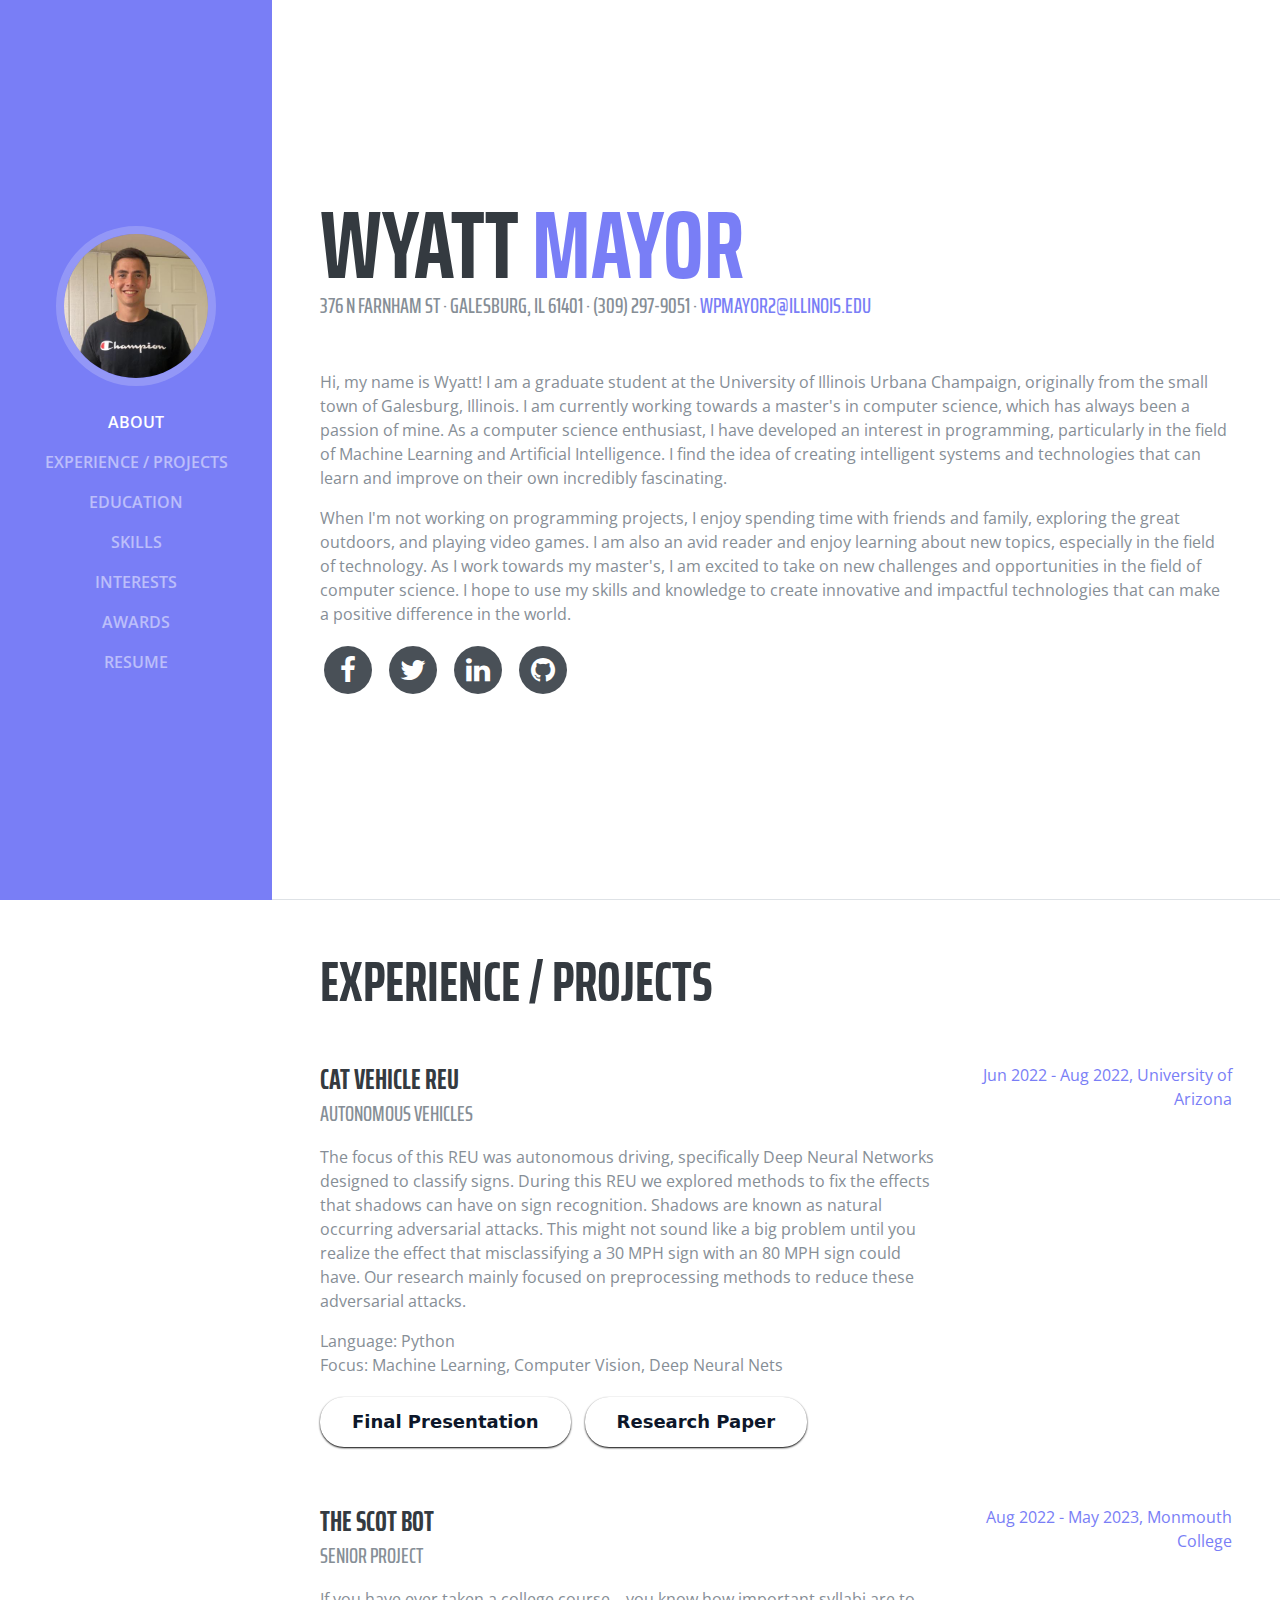
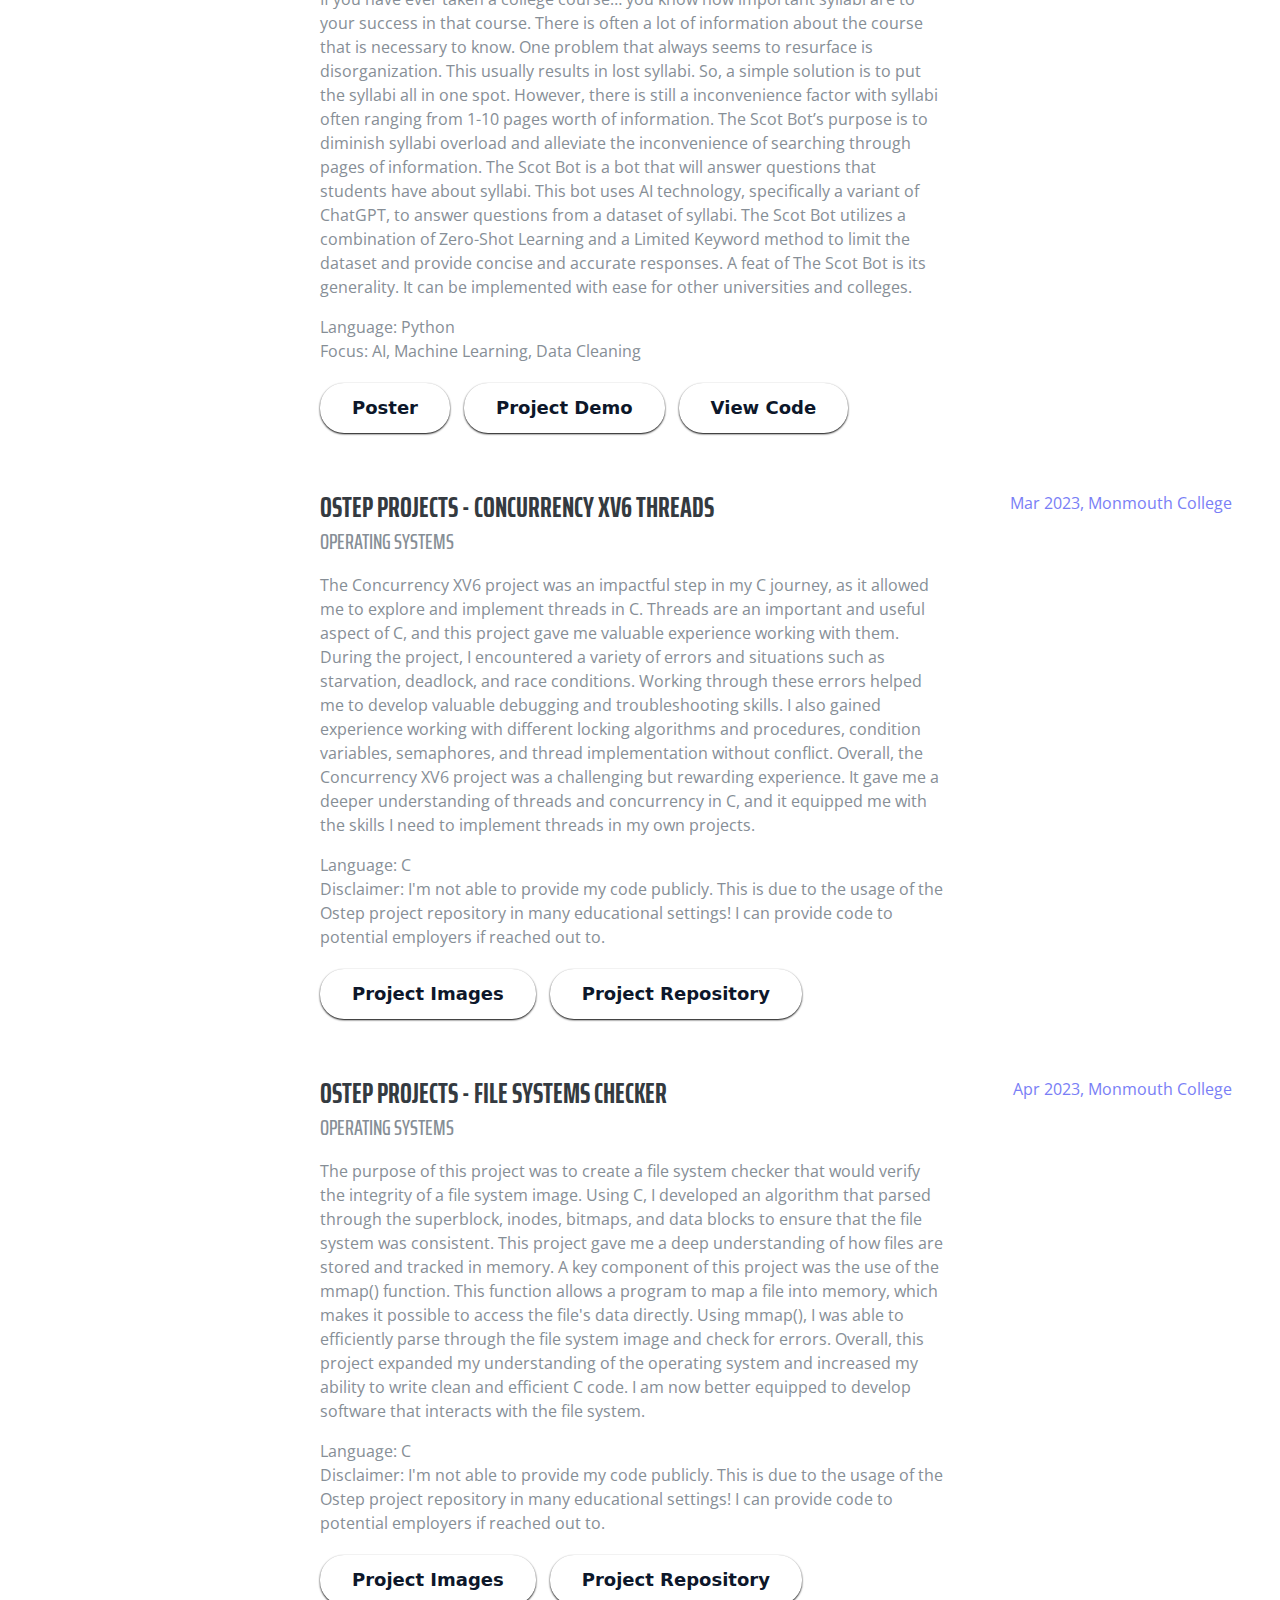
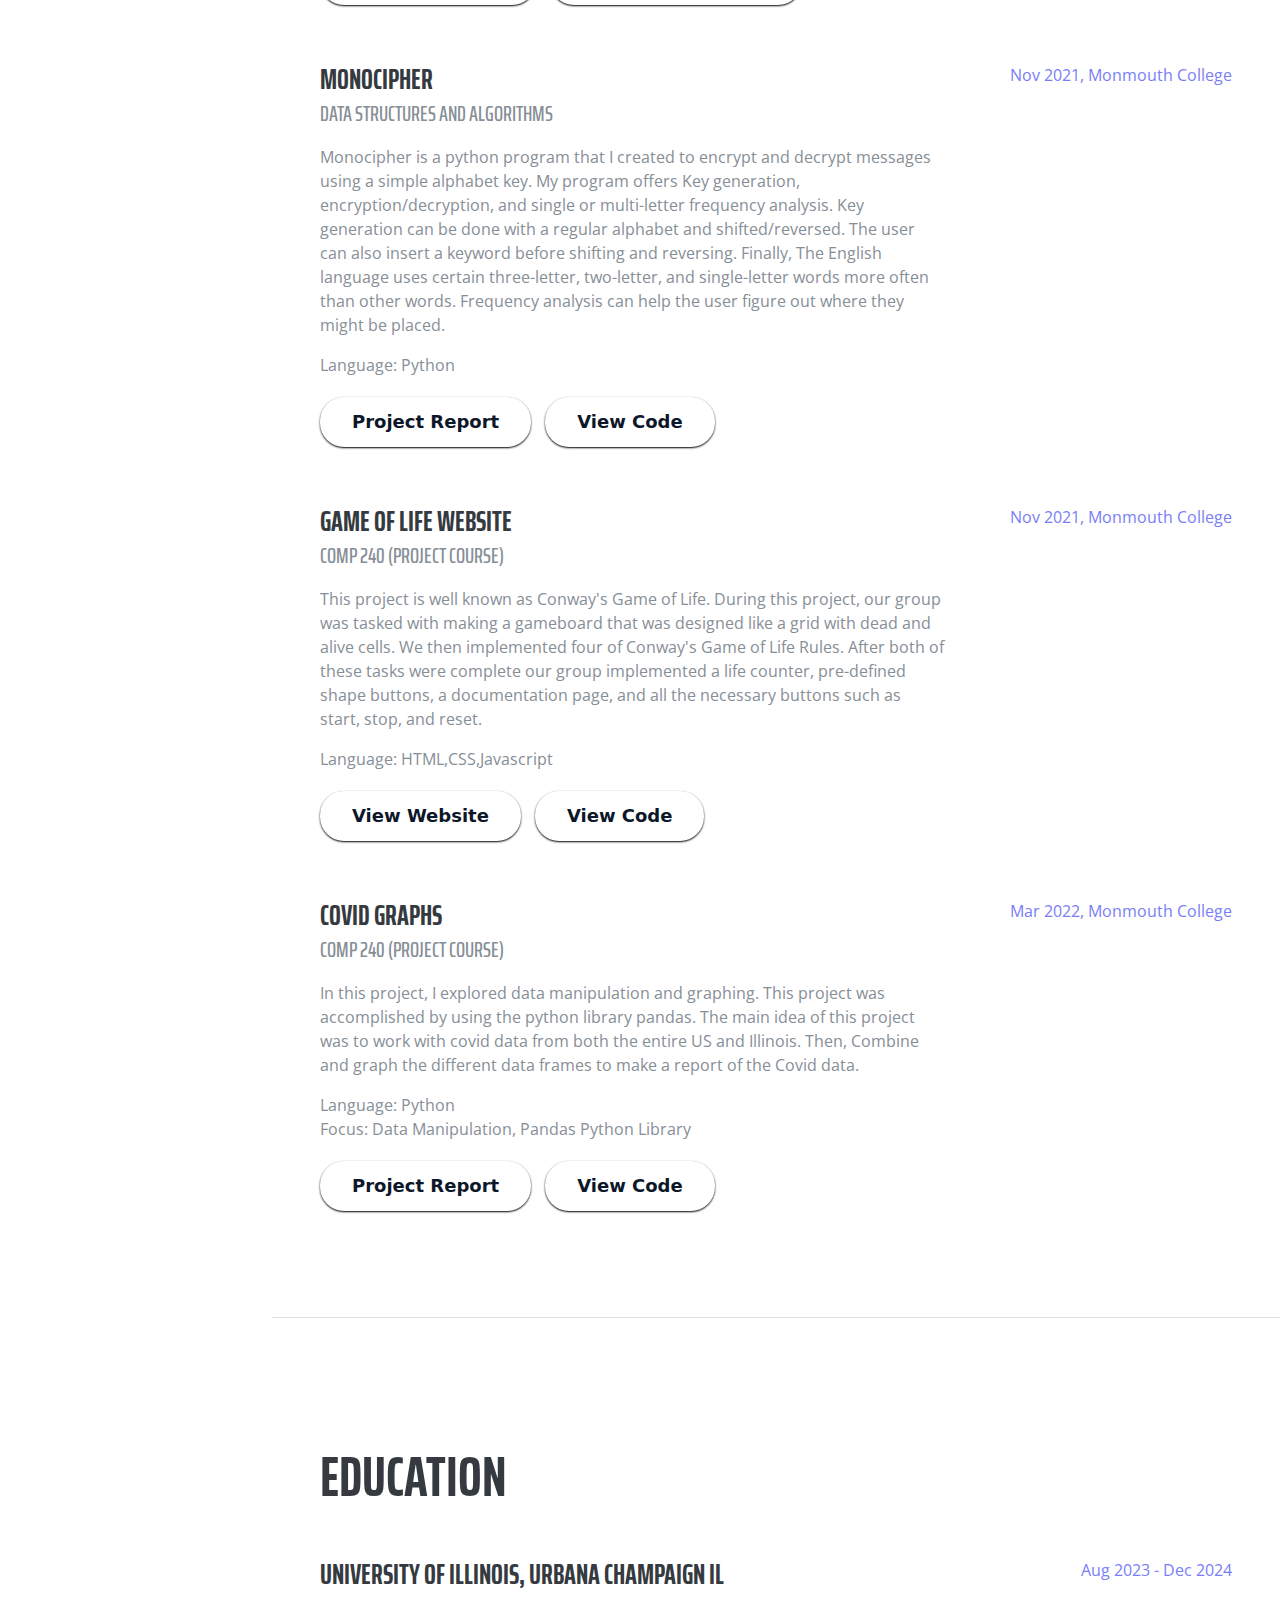
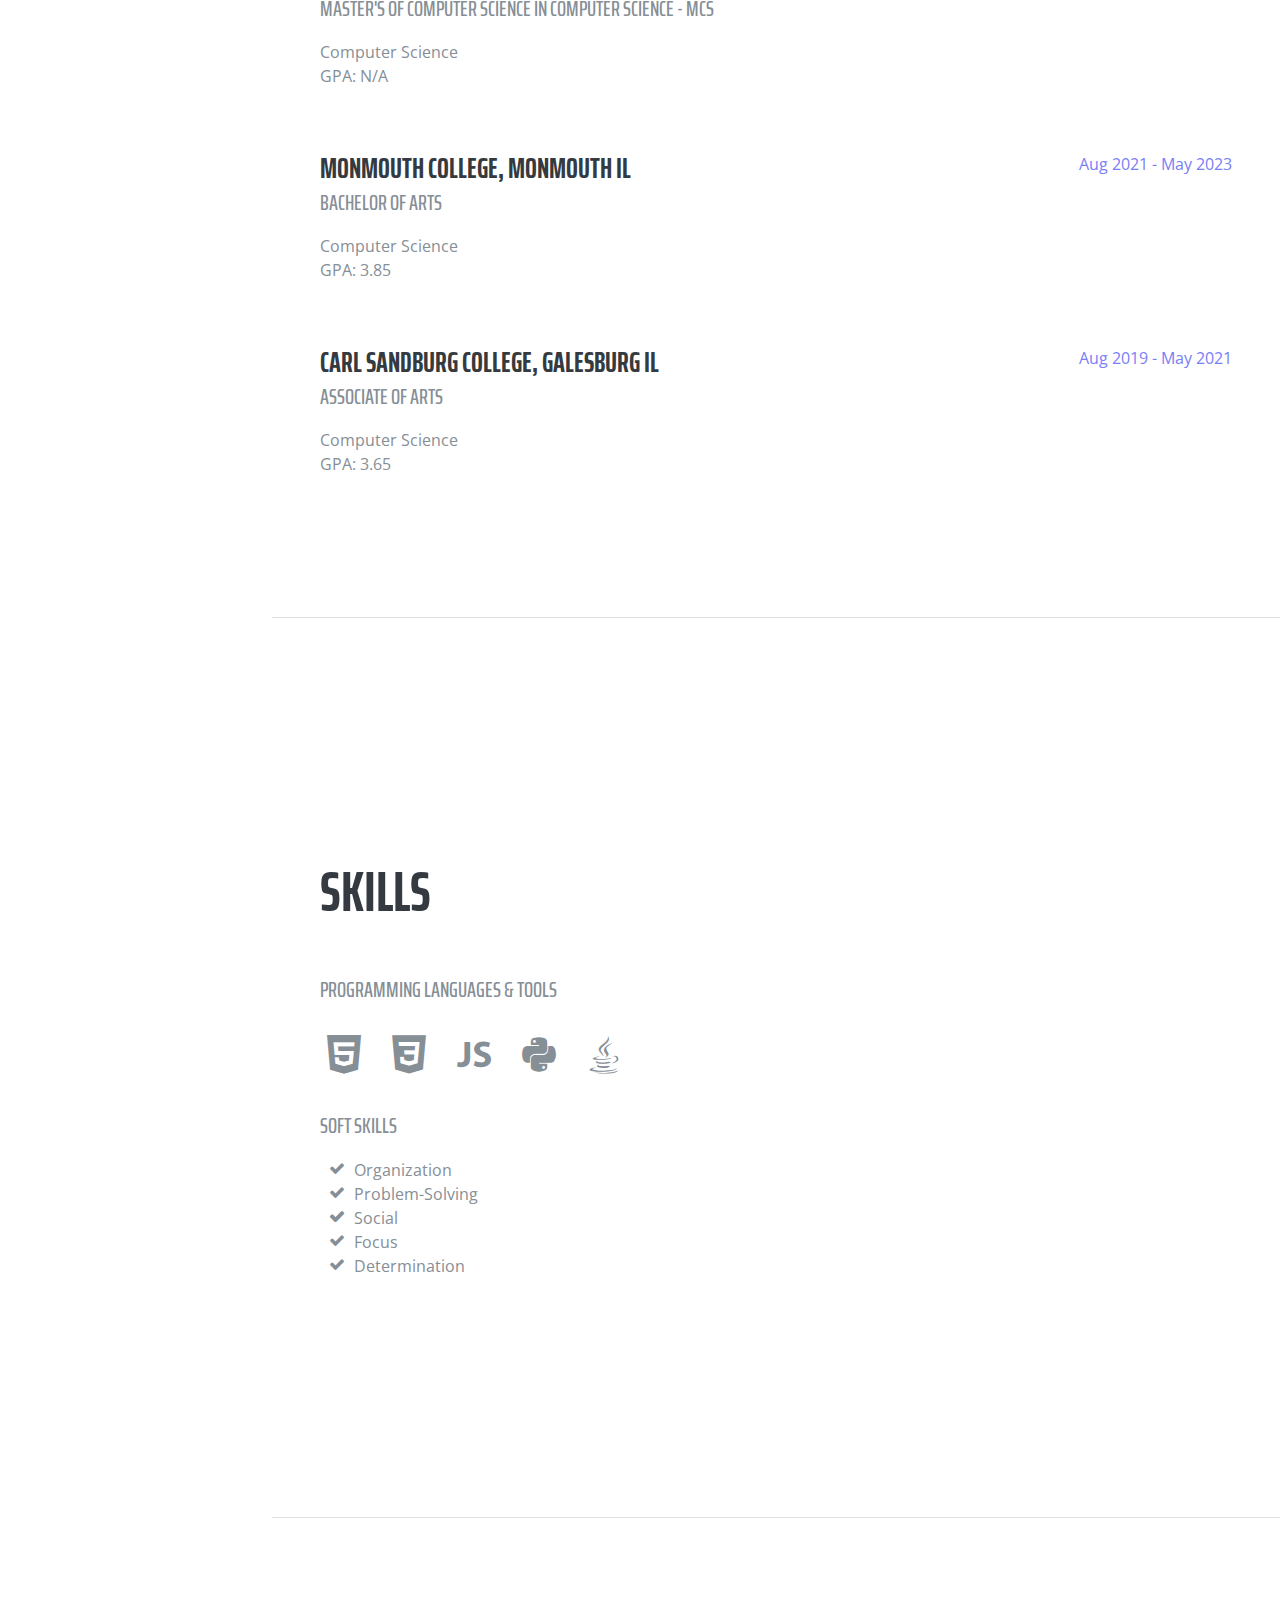
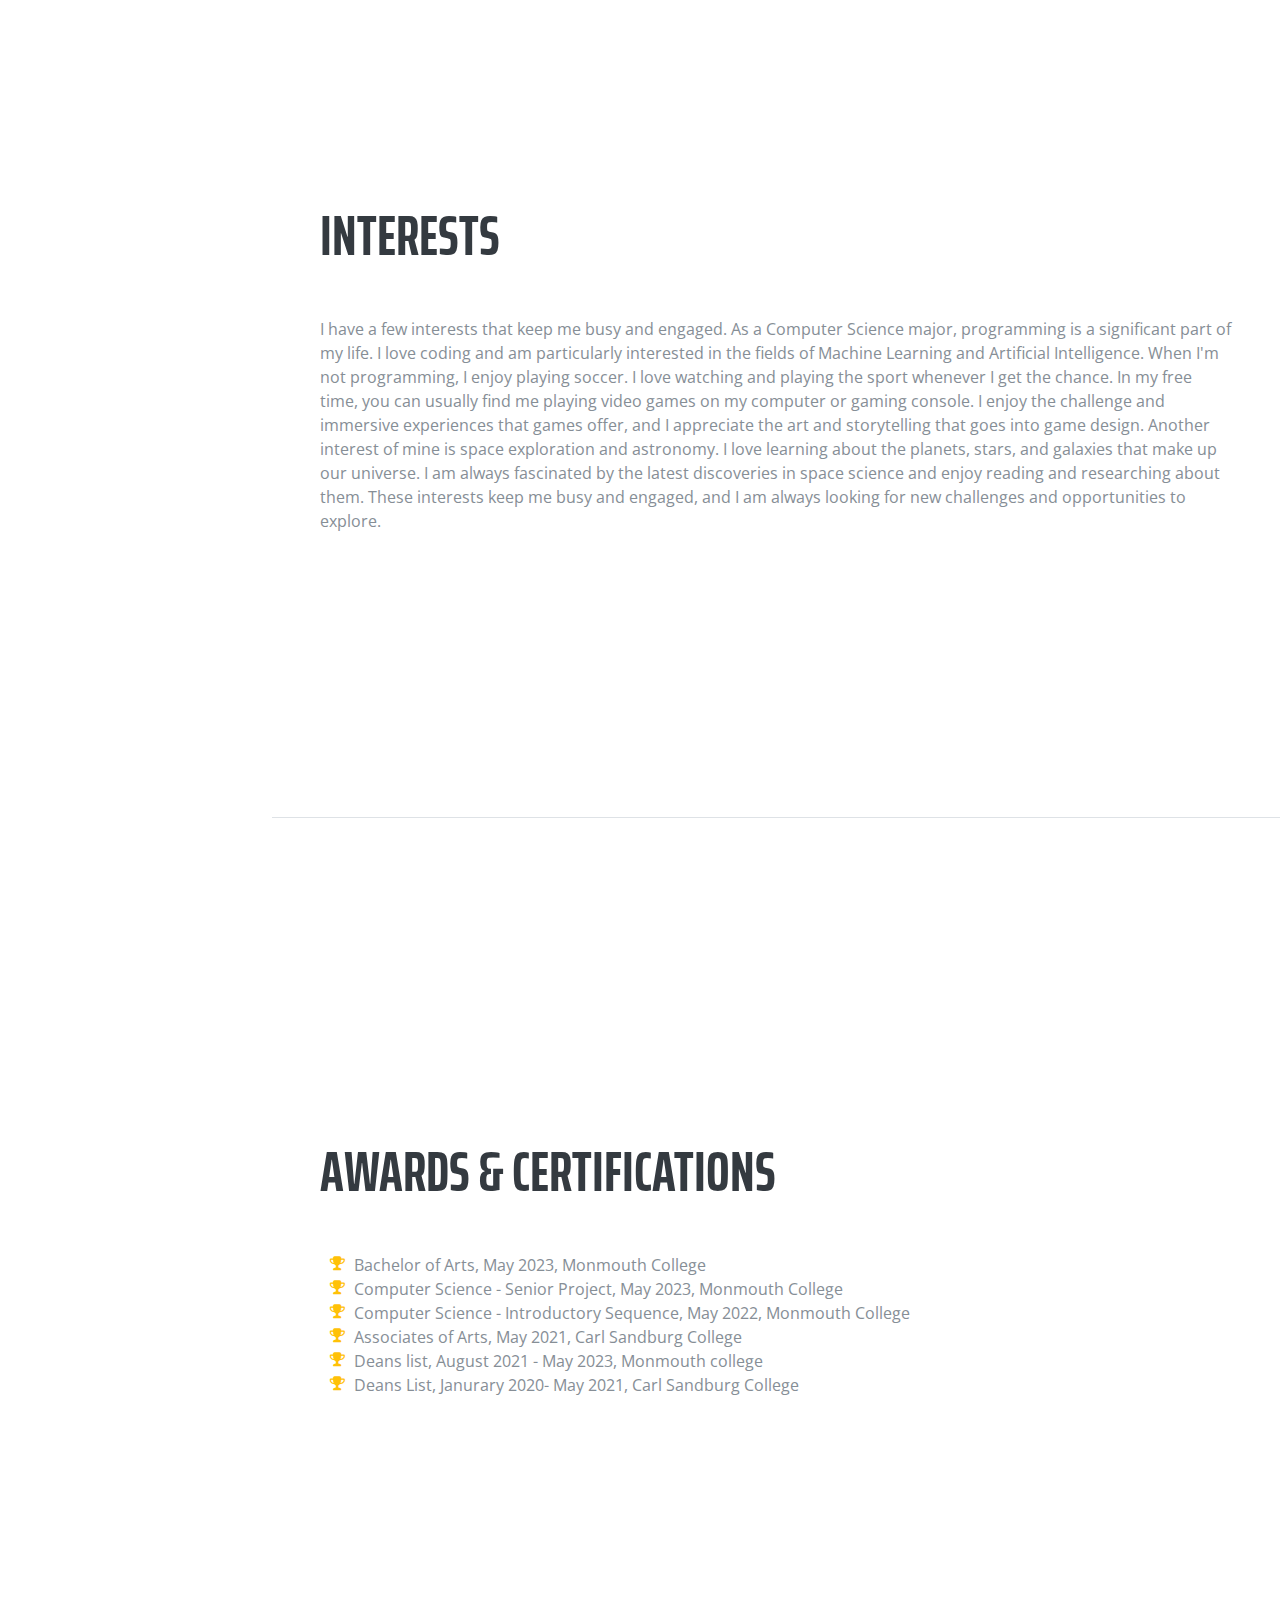
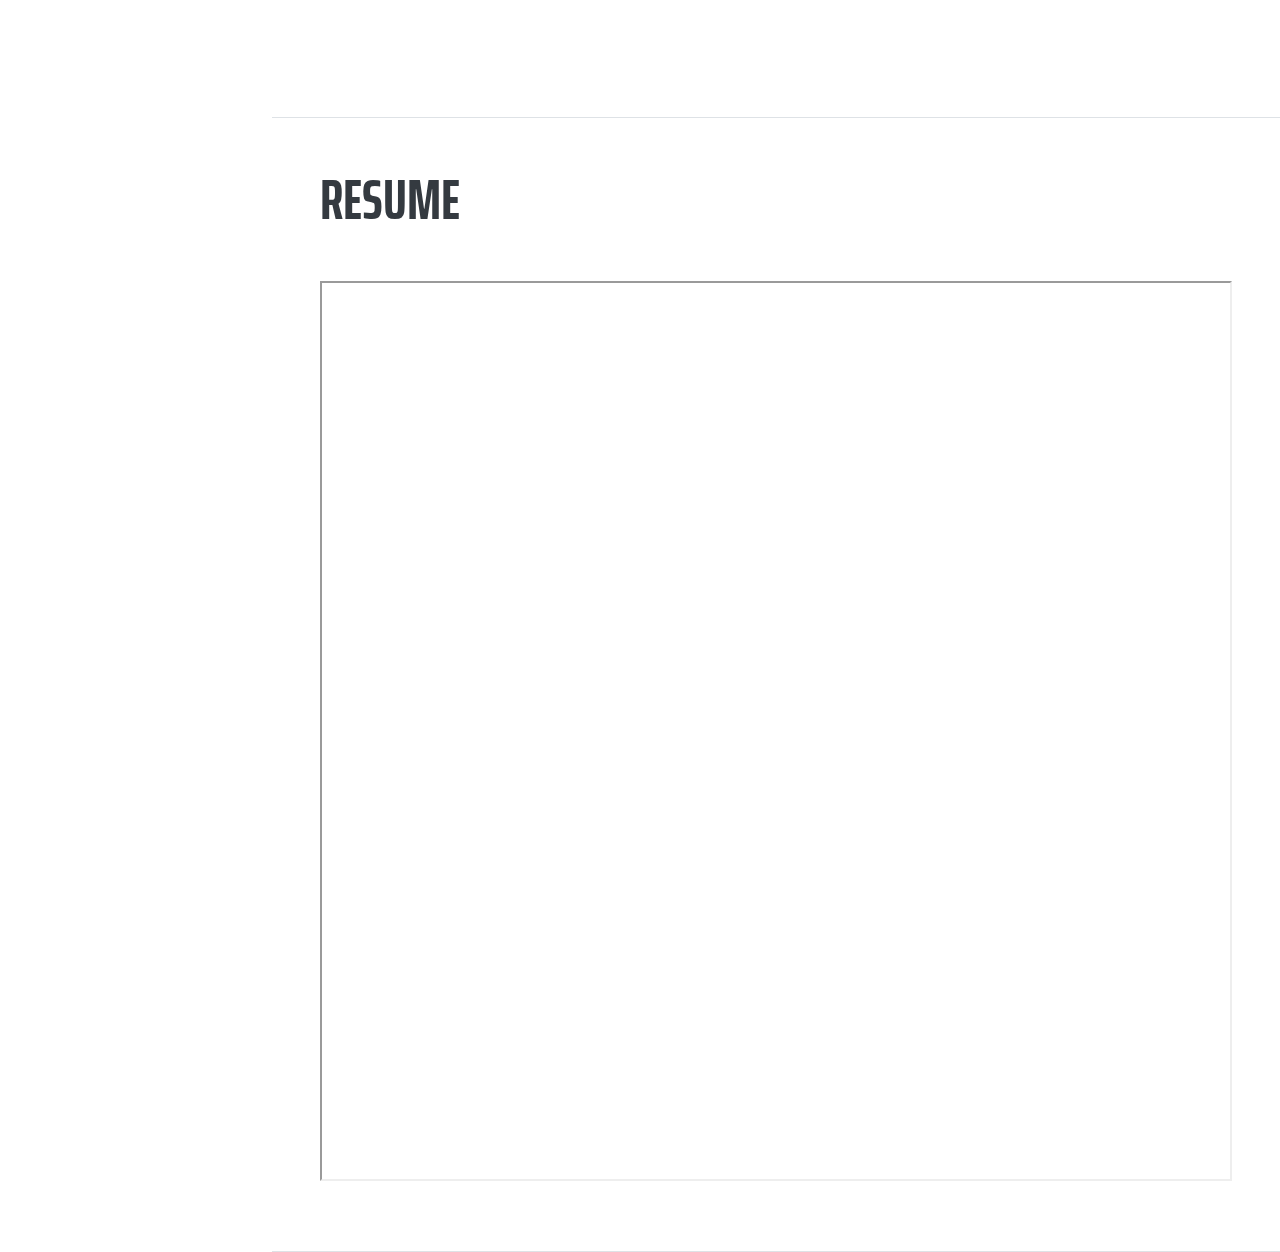
<file: index.html>
<!DOCTYPE html>
<html lang="en">

  <head>

    <meta charset="utf-8">
    <meta name="viewport" content="width=device-width, initial-scale=1, shrink-to-fit=no">
    <meta name="description" content="">
    <meta name="author" content="">

    <title>Portfolio</title>

    <!-- Bootstrap core CSS -->
    <link href="vendor/bootstrap/css/bootstrap.min.css" rel="stylesheet">

    <!-- Custom fonts for this template -->
    <link href="https://fonts.googleapis.com/css?family=Saira+Extra+Condensed:100,200,300,400,500,600,700,800,900" rel="stylesheet">
    <link href="https://fonts.googleapis.com/css?family=Open+Sans:300,300i,400,400i,600,600i,700,700i,800,800i" rel="stylesheet">
    <link href="vendor/font-awesome/css/font-awesome.min.css" rel="stylesheet">
    <link href="vendor/devicons/css/devicons.min.css" rel="stylesheet">
    <link href="vendor/simple-line-icons/css/simple-line-icons.css" rel="stylesheet">

    <!-- Custom styles for this template -->
    <link href="css/resume.min.css" rel="stylesheet">
    <link href="css/resume.css" rel="stylesheet">
  </head>

  <body id="page-top">

    <nav class="navbar navbar-expand-lg navbar-dark bg-primary fixed-top" id="sideNav">
      <a class="navbar-brand js-scroll-trigger" href="#page-top">
        <span class="d-block d-lg-none">Wyatt's Portfolio</span>
        <span class="d-none d-lg-block">
          <img class="img-fluid img-profile rounded-circle mx-auto mb-2" src="img/profile.jpg" alt="">
        </span>
      </a>
      <button class="navbar-toggler" type="button" data-toggle="collapse" data-target="#navbarSupportedContent" aria-controls="navbarSupportedContent" aria-expanded="false" aria-label="Toggle navigation">
        <span class="navbar-toggler-icon"></span>
      </button>
      <div class="collapse navbar-collapse" id="navbarSupportedContent">
        <ul class="navbar-nav">
          <li class="nav-item">
            <a class="nav-link js-scroll-trigger" href="#about">About</a>
          </li>
          <li class="nav-item">
            <a class="nav-link js-scroll-trigger" href="#experience">Experience / Projects</a>
          </li>
          <li class="nav-item">
            <a class="nav-link js-scroll-trigger" href="#education">Education</a>
          </li>
          <li class="nav-item">
            <a class="nav-link js-scroll-trigger" href="#skills">Skills</a>
          </li>
          <li class="nav-item">
            <a class="nav-link js-scroll-trigger" href="#interests">Interests</a>
          </li>
          <li class="nav-item">
            <a class="nav-link js-scroll-trigger" href="#awards">Awards</a>
          </li>
          <li class="nav-item">
            <a class="nav-link js-scroll-trigger" href="#Resume">Resume</a>
          </li>
        </ul>
      </div>
    </nav>

    <div class="container-fluid p-0">

      <section class="resume-section p-3 p-lg-5 d-flex d-column" id="about">
        <div class="my-auto">
          <h1 class="mb-0">Wyatt
            <span class="text-primary">Mayor</span>
          </h1>
          <div class="subheading mb-5">376 N Farnham St · Galesburg, IL 61401 · (309) 297-9051 ·
            <a href="mailto:name@email.com">wpmayor2@illinois.edu</a>
          </div>
          <p>Hi, my name is Wyatt! I am a graduate student at the University of Illinois Urbana Champaign, originally from the small town of Galesburg, Illinois. I am currently working towards a master's in computer science, which has always been a passion of mine. As a computer science enthusiast, I have developed an interest in programming, particularly in the field of Machine Learning and Artificial Intelligence. I find the idea of creating intelligent systems and technologies that can learn and improve on their own incredibly fascinating.</p>           
          <p>When I'm not working on programming projects, I enjoy spending time with friends and family, exploring the great outdoors, and playing video games. I am also an avid reader and enjoy learning about new topics, especially in the field of technology. As I work towards my master's, I am excited to take on new challenges and opportunities in the field of computer science. I hope to use my skills and knowledge to create innovative and impactful technologies that can make a positive difference in the world. </p>
          <ul class="list-inline list-social-icons mb-0">
            <li class="list-inline-item">
              <a href="https://www.facebook.com/wyatt.mayor">
                <span class="fa-stack fa-lg">
                  <i class="fa fa-circle fa-stack-2x"></i>
                  <i class="fa fa-facebook fa-stack-1x fa-inverse"></i>
                </span>
              </a>
            </li>
            <li class="list-inline-item">
              <a href="https://twitter.com/WyatM_">
                <span class="fa-stack fa-lg">
                  <i class="fa fa-circle fa-stack-2x"></i>
                  <i class="fa fa-twitter fa-stack-1x fa-inverse"></i>
                </span>
              </a>
            </li>
            <li class="list-inline-item">
              <a href="https://www.linkedin.com/in/wyattmayor/">
                <span class="fa-stack fa-lg">
                  <i class="fa fa-circle fa-stack-2x"></i>
                  <i class="fa fa-linkedin fa-stack-1x fa-inverse"></i>
                </span>
              </a>
            </li>
            <li class="list-inline-item">
              <a href="https://github.com/WyattMayor">
                <span class="fa-stack fa-lg">
                  <i class="fa fa-circle fa-stack-2x"></i>
                  <i class="fa fa-github fa-stack-1x fa-inverse"></i>
                </span>
              </a>
            </li>
          </ul>
        </div>
      </section>

      <section class="resume-section p-3 p-lg-5 d-flex flex-column" id="experience">
        <div class="my-auto">
          <h2 class="mb-5">Experience / Projects</h2>

          <div class="resume-item d-flex flex-column flex-md-row mb-5">
            <div class="resume-content mr-auto">
              <h3 class="mb-0">CAT Vehicle REU</h3>
              <div class="subheading mb-3">Autonomous Vehicles</div>
              <p>The focus of this REU was autonomous driving, specifically Deep Neural Networks designed to classify signs. During this REU we explored methods to fix the effects that shadows can have on sign recognition. Shadows are known as natural occurring adversarial attacks. This might not sound like a big problem until you realize the effect that misclassifying a 30 MPH sign with an 80 MPH sign could have. Our research mainly focused on preprocessing methods to reduce these adversarial attacks. </p>
                <div>Language: Python</div>
                <div>Focus: Machine Learning, Computer Vision, Deep Neural Nets</div>
                <div><a href='CatREU.html'>
                  <button class="button-81" role="button"><span class="text">Final Presentation</span></button></a> 
                <a href='CatREUPaper.html'>
                  <button class="button-81" role="button"><span class="text">Research Paper</span></button></a></div>
                </div>
            <div class="resume-date text-md-right">
              <span class="text-primary">Jun 2022 - Aug 2022, University of Arizona</span>
            </div>
          </div>
          
          <div class="resume-item d-flex flex-column flex-md-row mb-5">
            <div class="resume-content mr-auto">
              <h3 class="mb-0">The Scot Bot</h3>
              <div class="subheading mb-3">Senior Project</div>
              <p>If you have ever taken a college course… you know how important syllabi are to your success in that course. There is often a lot of information about the course that is necessary to know. One problem that always seems to resurface is disorganization. This usually results in lost syllabi. So, a simple solution is to put the syllabi all in one spot. However, there is still a inconvenience factor with syllabi often ranging from 1-10 pages worth of information. The Scot Bot’s purpose is to diminish syllabi overload and alleviate the inconvenience of searching through pages of information. The Scot Bot is a bot that will answer questions that students have about syllabi. This bot uses AI technology, specifically a variant of ChatGPT, to answer questions from a dataset of syllabi. The Scot Bot utilizes a combination of Zero-Shot Learning and a Limited Keyword method to limit the dataset and provide concise and accurate responses. A feat of The Scot Bot is its generality. It can be implemented with ease for other universities and colleges.</p>
            <div>Language: Python</div>  
            <div>Focus: AI, Machine Learning, Data Cleaning</div>
            <div><a href='ScotBot.html'>
              <button class="button-81" role="button"><span class="text">Poster</span></button></a>
            <a href='https://www.youtube.com/watch?v=pLmpqo1p8tc' target="_blank">
            <button class="button-81" role="button"><span class="text">Project Demo</span></button></a>
            <a href='https://github.com/WyattMayor/The-Scot-Bot' target="_blank">
              <button class="button-81" role="button"><span class="text">View Code</span></button></a></div> 
            </div>
              <div class="resume-date text-md-right">
              <span class="text-primary">Aug 2022 - May 2023, Monmouth College</span>
            </div>
          </div>

          <div class="resume-item d-flex flex-column flex-md-row mb-5">
            <div class="resume-content mr-auto">
              <h3 class="mb-0">Ostep Projects - Concurrency xv6 Threads</h3>
              <div class="subheading mb-3">Operating Systems</div>
              <p>The Concurrency XV6 project was an impactful step in my C journey, as it allowed me to explore and implement threads in C. Threads are an important and useful aspect of C, and this project gave me valuable experience working with them. During the project, I encountered a variety of errors and situations such as starvation, deadlock, and race conditions. Working through these errors helped me to develop valuable debugging and troubleshooting skills. I also gained experience working with different locking algorithms and procedures, condition variables, semaphores, and thread implementation without conflict. Overall, the Concurrency XV6 project was a challenging but rewarding experience. It gave me a deeper understanding of threads and concurrency in C, and it equipped me with the skills I need to implement threads in my own projects.</p>
            <div>Language: C</div>  
            <div>Disclaimer: I'm not able to provide my code publicly. This is due to the usage of the Ostep project repository in many educational settings! I can provide code to potential employers if reached out to.</div>
            <div><a href='NotReadyYet.html'>
              <button class="button-81" role="button"><span class="text">Project Images</span></button></a>
            <a href='https://github.com/remzi-arpacidusseau/ostep-projects/tree/master/concurrency-xv6-threads' target="_blank">
              <button class="button-81" role="button"><span class="text">Project Repository</span></button></a></div> 
            </div>
            <div class="resume-date text-md-right">
              <span class="text-primary">Mar 2023, Monmouth College</span>
            </div>
          </div>
        
          <div class="resume-item d-flex flex-column flex-md-row mb-5">
            <div class="resume-content mr-auto">
              <h3 class="mb-0">Ostep Projects - File Systems Checker</h3>
              <div class="subheading mb-3">Operating Systems</div>
              <p>The purpose of this project was to create a file system checker that would verify the integrity of a file system image. Using C, I developed an algorithm that parsed through the superblock, inodes, bitmaps, and data blocks to ensure that the file system was consistent. This project gave me a deep understanding of how files are stored and tracked in memory. A key component of this project was the use of the mmap() function. This function allows a program to map a file into memory, which makes it possible to access the file's data directly. Using mmap(), I was able to efficiently parse through the file system image and check for errors. Overall, this project expanded my understanding of the operating system and increased my ability to write clean and efficient C code. I am now better equipped to develop software that interacts with the file system.</p>
            <div>Language: C</div>  
            <div>Disclaimer: I'm not able to provide my code publicly. This is due to the usage of the Ostep project repository in many educational settings! I can provide code to potential employers if reached out to.</div>
            <div><a href='NotReadyYet.html'>
              <button class="button-81" role="button"><span class="text">Project Images</span></button></a>
            <a href='https://github.com/remzi-arpacidusseau/ostep-projects/tree/master/filesystems-checker' target="_blank">
              <button class="button-81" role="button"><span class="text">Project Repository</span></button></a></div> 
            </div>
            <div class="resume-date text-md-right">
              <span class="text-primary">Apr 2023, Monmouth College</span>
            </div>
          </div>

          <div class="resume-item d-flex flex-column flex-md-row mb-5">
            <div class="resume-content mr-auto">
              <h3 class="mb-0">Monocipher</h3>
              <div class="subheading mb-3">Data Structures and Algorithms</div>
              <p> Monocipher is a python program that I created to encrypt and decrypt messages using a simple alphabet key. My program offers Key generation, encryption/decryption, and single or multi-letter frequency analysis. Key generation can be done with a regular alphabet and shifted/reversed. The user can also insert a keyword before shifting and reversing. Finally, The English language uses certain three-letter, two-letter, and single-letter words more often than other words. Frequency analysis can help the user figure out where they might be placed.</p>
            <div>Language: Python</div>  
            <div><a href='Monocipher.html'>
            <button class="button-81" role="button"><span class="text">Project Report</span></button></a> 
            <a href='https://github.com/WyattMayor/MonoCipher' target="_blank">
              <button class="button-81" role="button"><span class="text">View Code</span></button></a></div> 
            </div>
            <div class="resume-date text-md-right">
              <span class="text-primary">Nov 2021, Monmouth College</span>
            </div>
          </div>
            
          <div class="resume-item d-flex flex-column flex-md-row mb-5">
            <div class="resume-content mr-auto">
              <h3 class="mb-0">Game of Life Website</h3>
              <div class="subheading mb-3">COMP 240 (Project Course)</div>
              <p>This project is well known as Conway's Game of Life. During this project, our group was tasked with making a gameboard that was designed like a grid with dead and alive cells. We then implemented four of Conway's Game of Life Rules. After both of these tasks were complete our group implemented a life counter, pre-defined shape buttons, a documentation page, and all the necessary buttons such as start, stop, and reset.</p>
            <div>Language: HTML,CSS,Javascript</div>  
            <div><a href='https://wyattmayor.github.io/Existence-GameOfLife-/GameBoard.html' target="_blank">
              <button class="button-81" role="button"><span class="text">View Website</span></button></a>
            <a href='https://github.com/WyattMayor/Existence-GameOfLife-' target="_blank">
              <button class="button-81" role="button"><span class="text">View Code</span></button></a></div> 
            </div>
            <div class="resume-date text-md-right">
              <span class="text-primary">Nov 2021, Monmouth College</span>
            </div>
          </div>

          <div class="resume-item d-flex flex-column flex-md-row mb-5">
            <div class="resume-content mr-auto">
              <h3 class="mb-0">Covid Graphs</h3>
              <div class="subheading mb-3">COMP 240 (Project Course)</div>
              <p>In this project, I explored data manipulation and graphing. This project was accomplished by using the python library pandas. The main idea of this project was to work with covid data from both the entire US and Illinois. Then, Combine and graph the different data frames to make a report of the Covid data.</p>
              <div>Language: Python</div>
              <div>Focus: Data Manipulation, Pandas Python Library</div> 
              <div><a href='CovidGraphs.html'>
                <button class="button-81" role="button"><span class="text">Project Report</span></button></a>
              <a href='https://github.com/WyattMayor/CovidGraphs' target="_blank">
                <button class="button-81" role="button"><span class="text">View Code</span></button></a></div>  
              </div>
            <div class="resume-date text-md-right">
              <span class="text-primary">Mar 2022, Monmouth College</span>
            </div>
          </div>

          <!--<div class="resume-item d-flex flex-column flex-md-row">
            <div class="resume-content mr-auto">
              <h3 class="mb-0">Battle Code</h3>
              <div class="subheading mb-3">Comp 240 (Project Course)</div>
              <p>A competitive project hosted by MIT. In this project, we were given a gameboard in which we would compete with other teams to either destroy the other team's robots or out farm them. As a group, we were given a boilerplate code for a basic team that would do the bare minimum. Our objective was to read their documentation, objectives, and rules. Over four weeks, my partner and I were able to learn and implement the Java documentation.</p>
            <div>Language: Java</div>
            <div>Project Link: </div>
            <div>Write Up: <a href='BattleBots.html'>
            <button>View Report</button></a></div> 
            </div>
              
            <div class="resume-date text-md-right">
              <span class="text-primary">Feb 2022, Monmouth College</span>
            </div>
          </div>-->

        </div>

      </section>

      <section class="resume-section p-3 p-lg-5 d-flex flex-column" id="education">
        <div class="my-auto">
          <h2 class="mb-5">Education</h2>
          
          <div class="resume-item d-flex flex-column flex-md-row mb-5">
            <div class="resume-content mr-auto">
              <h3 class="mb-0">University of Illinois, Urbana Champaign IL</h3>
              <div class="subheading mb-3">Master's of Computer Science in Computer Science - MCS</div>
              <div>Computer Science</div>
              <p>GPA: N/A</p>
            </div>
            <div class="resume-date text-md-right">
              <span class="text-primary">Aug 2023 - Dec 2024</span>
            </div>
          </div>

          <div class="resume-item d-flex flex-column flex-md-row mb-5">
            <div class="resume-content mr-auto">
              <h3 class="mb-0">Monmouth College, Monmouth IL</h3>
              <div class="subheading mb-3">Bachelor of Arts</div>
              <div>Computer Science</div>
              <p>GPA: 3.85</p>
            </div>
            <div class="resume-date text-md-right">
              <span class="text-primary">Aug 2021 - May 2023</span>
            </div>
          </div>

          <div class="resume-item d-flex flex-column flex-md-row">
            <div class="resume-content mr-auto">
              <h3 class="mb-0">Carl Sandburg College, Galesburg IL</h3>
              <div class="subheading mb-3">Associate of Arts</div>
                <div>Computer Science</div>
              <p>GPA: 3.65</p>
            </div>
            <div class="resume-date text-md-right">
              <span class="text-primary">Aug 2019 - May 2021</span>
            </div>
          </div>

        </div>
      </section>

      <section class="resume-section p-3 p-lg-5 d-flex flex-column" id="skills">
        <div class="my-auto">
          <h2 class="mb-5">Skills</h2>

          <div class="subheading mb-3">Programming Languages &amp; Tools</div>
          <ul class="list-inline list-icons">
            <li class="list-inline-item">
              <i class="devicons devicons-html5"></i>
            </li>
            <li class="list-inline-item">
              <i class="devicons devicons-css3"></i>
            </li>
            <li class="list-inline-item">
              <i class="devicons devicons-javascript"></i>
            </li>
            <li class="list-inline-item">
              <i class="devicons devicons-python"></i>
            </li>
            <li class="list-inline-item">
              <i class="devicons devicons-java"></i>
            </li>
          </ul>

          <div class="subheading mb-3">Soft Skills</div>
          <ul class="fa-ul mb-0">
            <li>
              <i class="fa-li fa fa-check"></i>
              Organization</li>
            <li>
              <i class="fa-li fa fa-check"></i>
              Problem-Solving</li>
            <li>
              <i class="fa-li fa fa-check"></i>
              </li>
            <li>
              <i class="fa-li fa fa-check"></i>
              Social</li>
            <li>
              <i class="fa-li fa fa-check"></i>
              Focus</li>
            <li>
              <i class="fa-li fa fa-check"></i>
              Determination</li>
          </ul>
        </div>
      </section>

      <section class="resume-section p-3 p-lg-5 d-flex flex-column" id="interests">
        <div class="my-auto">
          <h2 class="mb-5">Interests</h2>
            <p class="mb-0">I have a few interests that keep me busy and engaged. As a Computer Science major, programming is a significant part of my life. I love coding and am particularly interested in the fields of Machine Learning and Artificial Intelligence. When I'm not programming, I enjoy playing soccer. I love watching and playing the sport whenever I get the chance. In my free time, you can usually find me playing video games on my computer or gaming console. I enjoy the challenge and immersive experiences that games offer, and I appreciate the art and storytelling that goes into game design. Another interest of mine is space exploration and astronomy. I love learning about the planets, stars, and galaxies that make up our universe. I am always fascinated by the latest discoveries in space science and enjoy reading and researching about them. These interests keep me busy and engaged, and I am always looking for new challenges and opportunities to explore.</p>
        </div>
      </section>

      <section class="resume-section p-3 p-lg-5 d-flex flex-column" id="awards">
        <div class="my-auto">
          <h2 class="mb-5">Awards &amp; Certifications</h2>
           <ul class="fa-ul mb-0">
            <li>
              <i class="fa-li fa fa-trophy text-warning"></i>
              Bachelor of Arts, May 2023, Monmouth College</li>
            <li>
            <li>
              <i class="fa-li fa fa-trophy text-warning"></i>
              Computer Science - Senior Project, May 2023, Monmouth College</li>
            <li>
            <li>
              <i class="fa-li fa fa-trophy text-warning"></i>
              Computer Science - Introductory Sequence, May 2022, Monmouth College</li>
            <li>
            <li>
              <i class="fa-li fa fa-trophy text-warning"></i>
              Associates of Arts, May 2021, Carl Sandburg College</li>
            <li>
              <i class="fa-li fa fa-trophy text-warning"></i>
              Deans list, August 2021 - May 2023, Monmouth college</li>
            <li>
              <i class="fa-li fa fa-trophy text-warning"></i>
              Deans List, Janurary 2020- May 2021, Carl Sandburg College</li>
          </ul>
        </div>
      </section>
    <section class="resume-section p-3 p-lg-5 d-flex flex-column" id="Resume">
        <div class="my-auto">
          <h2 class="mb-5">Resume</h2>
          <p><iframe src="Wyatt Mayor Resume.pdf" height="900" width=100%></iframe></p>
        </div>
      </section>
    </div>

    <!-- Bootstrap core JavaScript -->
    <script src="vendor/jquery/jquery.min.js"></script>
    <script src="vendor/bootstrap/js/bootstrap.bundle.min.js"></script>

    <!-- Plugin JavaScript -->
    <script src="vendor/jquery-easing/jquery.easing.min.js"></script>

    <!-- Custom scripts for this template -->
    <script src="js/resume.min.js"></script>

  </body>

</html>
</file>
<file: vendor/simple-line-icons/css/simple-line-icons.css>
@font-face {
  font-family: 'simple-line-icons';
  src: url('../fonts/Simple-Line-Icons.eot?v=2.4.0');
  src: url('../fonts/Simple-Line-Icons.eot?v=2.4.0#iefix') format('embedded-opentype'), url('../fonts/Simple-Line-Icons.woff2?v=2.4.0') format('woff2'), url('../fonts/Simple-Line-Icons.ttf?v=2.4.0') format('truetype'), url('../fonts/Simple-Line-Icons.woff?v=2.4.0') format('woff'), url('../fonts/Simple-Line-Icons.svg?v=2.4.0#simple-line-icons') format('svg');
  font-weight: normal;
  font-style: normal;
}
/*
 Use the following CSS code if you want to have a class per icon.
 Instead of a list of all class selectors, you can use the generic [class*="icon-"] selector, but it's slower:
*/
.icon-user,
.icon-people,
.icon-user-female,
.icon-user-follow,
.icon-user-following,
.icon-user-unfollow,
.icon-login,
.icon-logout,
.icon-emotsmile,
.icon-phone,
.icon-call-end,
.icon-call-in,
.icon-call-out,
.icon-map,
.icon-location-pin,
.icon-direction,
.icon-directions,
.icon-compass,
.icon-layers,
.icon-menu,
.icon-list,
.icon-options-vertical,
.icon-options,
.icon-arrow-down,
.icon-arrow-left,
.icon-arrow-right,
.icon-arrow-up,
.icon-arrow-up-circle,
.icon-arrow-left-circle,
.icon-arrow-right-circle,
.icon-arrow-down-circle,
.icon-check,
.icon-clock,
.icon-plus,
.icon-minus,
.icon-close,
.icon-event,
.icon-exclamation,
.icon-organization,
.icon-trophy,
.icon-screen-smartphone,
.icon-screen-desktop,
.icon-plane,
.icon-notebook,
.icon-mustache,
.icon-mouse,
.icon-magnet,
.icon-energy,
.icon-disc,
.icon-cursor,
.icon-cursor-move,
.icon-crop,
.icon-chemistry,
.icon-speedometer,
.icon-shield,
.icon-screen-tablet,
.icon-magic-wand,
.icon-hourglass,
.icon-graduation,
.icon-ghost,
.icon-game-controller,
.icon-fire,
.icon-eyeglass,
.icon-envelope-open,
.icon-envelope-letter,
.icon-bell,
.icon-badge,
.icon-anchor,
.icon-wallet,
.icon-vector,
.icon-speech,
.icon-puzzle,
.icon-printer,
.icon-present,
.icon-playlist,
.icon-pin,
.icon-picture,
.icon-handbag,
.icon-globe-alt,
.icon-globe,
.icon-folder-alt,
.icon-folder,
.icon-film,
.icon-feed,
.icon-drop,
.icon-drawer,
.icon-docs,
.icon-doc,
.icon-diamond,
.icon-cup,
.icon-calculator,
.icon-bubbles,
.icon-briefcase,
.icon-book-open,
.icon-basket-loaded,
.icon-basket,
.icon-bag,
.icon-action-undo,
.icon-action-redo,
.icon-wrench,
.icon-umbrella,
.icon-trash,
.icon-tag,
.icon-support,
.icon-frame,
.icon-size-fullscreen,
.icon-size-actual,
.icon-shuffle,
.icon-share-alt,
.icon-share,
.icon-rocket,
.icon-question,
.icon-pie-chart,
.icon-pencil,
.icon-note,
.icon-loop,
.icon-home,
.icon-grid,
.icon-graph,
.icon-microphone,
.icon-music-tone-alt,
.icon-music-tone,
.icon-earphones-alt,
.icon-earphones,
.icon-equalizer,
.icon-like,
.icon-dislike,
.icon-control-start,
.icon-control-rewind,
.icon-control-play,
.icon-control-pause,
.icon-control-forward,
.icon-control-end,
.icon-volume-1,
.icon-volume-2,
.icon-volume-off,
.icon-calendar,
.icon-bulb,
.icon-chart,
.icon-ban,
.icon-bubble,
.icon-camrecorder,
.icon-camera,
.icon-cloud-download,
.icon-cloud-upload,
.icon-envelope,
.icon-eye,
.icon-flag,
.icon-heart,
.icon-info,
.icon-key,
.icon-link,
.icon-lock,
.icon-lock-open,
.icon-magnifier,
.icon-magnifier-add,
.icon-magnifier-remove,
.icon-paper-clip,
.icon-paper-plane,
.icon-power,
.icon-refresh,
.icon-reload,
.icon-settings,
.icon-star,
.icon-symbol-female,
.icon-symbol-male,
.icon-target,
.icon-credit-card,
.icon-paypal,
.icon-social-tumblr,
.icon-social-twitter,
.icon-social-facebook,
.icon-social-instagram,
.icon-social-linkedin,
.icon-social-pinterest,
.icon-social-github,
.icon-social-google,
.icon-social-reddit,
.icon-social-skype,
.icon-social-dribbble,
.icon-social-behance,
.icon-social-foursqare,
.icon-social-soundcloud,
.icon-social-spotify,
.icon-social-stumbleupon,
.icon-social-youtube,
.icon-social-dropbox,
.icon-social-vkontakte,
.icon-social-steam {
  font-family: 'simple-line-icons';
  speak: none;
  font-style: normal;
  font-weight: normal;
  font-variant: normal;
  text-transform: none;
  line-height: 1;
  /* Better Font Rendering =========== */
  -webkit-font-smoothing: antialiased;
  -moz-osx-font-smoothing: grayscale;
}
.icon-user:before {
  content: "\e005";
}
.icon-people:before {
  content: "\e001";
}
.icon-user-female:before {
  content: "\e000";
}
.icon-user-follow:before {
  content: "\e002";
}
.icon-user-following:before {
  content: "\e003";
}
.icon-user-unfollow:before {
  content: "\e004";
}
.icon-login:before {
  content: "\e066";
}
.icon-logout:before {
  content: "\e065";
}
.icon-emotsmile:before {
  content: "\e021";
}
.icon-phone:before {
  content: "\e600";
}
.icon-call-end:before {
  content: "\e048";
}
.icon-call-in:before {
  content: "\e047";
}
.icon-call-out:before {
  content: "\e046";
}
.icon-map:before {
  content: "\e033";
}
.icon-location-pin:before {
  content: "\e096";
}
.icon-direction:before {
  content: "\e042";
}
.icon-directions:before {
  content: "\e041";
}
.icon-compass:before {
  content: "\e045";
}
.icon-layers:before {
  content: "\e034";
}
.icon-menu:before {
  content: "\e601";
}
.icon-list:before {
  content: "\e067";
}
.icon-options-vertical:before {
  content: "\e602";
}
.icon-options:before {
  content: "\e603";
}
.icon-arrow-down:before {
  content: "\e604";
}
.icon-arrow-left:before {
  content: "\e605";
}
.icon-arrow-right:before {
  content: "\e606";
}
.icon-arrow-up:before {
  content: "\e607";
}
.icon-arrow-up-circle:before {
  content: "\e078";
}
.icon-arrow-left-circle:before {
  content: "\e07a";
}
.icon-arrow-right-circle:before {
  content: "\e079";
}
.icon-arrow-down-circle:before {
  content: "\e07b";
}
.icon-check:before {
  content: "\e080";
}
.icon-clock:before {
  content: "\e081";
}
.icon-plus:before {
  content: "\e095";
}
.icon-minus:before {
  content: "\e615";
}
.icon-close:before {
  content: "\e082";
}
.icon-event:before {
  content: "\e619";
}
.icon-exclamation:before {
  content: "\e617";
}
.icon-organization:before {
  content: "\e616";
}
.icon-trophy:before {
  content: "\e006";
}
.icon-screen-smartphone:before {
  content: "\e010";
}
.icon-screen-desktop:before {
  content: "\e011";
}
.icon-plane:before {
  content: "\e012";
}
.icon-notebook:before {
  content: "\e013";
}
.icon-mustache:before {
  content: "\e014";
}
.icon-mouse:before {
  content: "\e015";
}
.icon-magnet:before {
  content: "\e016";
}
.icon-energy:before {
  content: "\e020";
}
.icon-disc:before {
  content: "\e022";
}
.icon-cursor:before {
  content: "\e06e";
}
.icon-cursor-move:before {
  content: "\e023";
}
.icon-crop:before {
  content: "\e024";
}
.icon-chemistry:before {
  content: "\e026";
}
.icon-speedometer:before {
  content: "\e007";
}
.icon-shield:before {
  content: "\e00e";
}
.icon-screen-tablet:before {
  content: "\e00f";
}
.icon-magic-wand:before {
  content: "\e017";
}
.icon-hourglass:before {
  content: "\e018";
}
.icon-graduation:before {
  content: "\e019";
}
.icon-ghost:before {
  content: "\e01a";
}
.icon-game-controller:before {
  content: "\e01b";
}
.icon-fire:before {
  content: "\e01c";
}
.icon-eyeglass:before {
  content: "\e01d";
}
.icon-envelope-open:before {
  content: "\e01e";
}
.icon-envelope-letter:before {
  content: "\e01f";
}
.icon-bell:before {
  content: "\e027";
}
.icon-badge:before {
  content: "\e028";
}
.icon-anchor:before {
  content: "\e029";
}
.icon-wallet:before {
  content: "\e02a";
}
.icon-vector:before {
  content: "\e02b";
}
.icon-speech:before {
  content: "\e02c";
}
.icon-puzzle:before {
  content: "\e02d";
}
.icon-printer:before {
  content: "\e02e";
}
.icon-present:before {
  content: "\e02f";
}
.icon-playlist:before {
  content: "\e030";
}
.icon-pin:before {
  content: "\e031";
}
.icon-picture:before {
  content: "\e032";
}
.icon-handbag:before {
  content: "\e035";
}
.icon-globe-alt:before {
  content: "\e036";
}
.icon-globe:before {
  content: "\e037";
}
.icon-folder-alt:before {
  content: "\e039";
}
.icon-folder:before {
  content: "\e089";
}
.icon-film:before {
  content: "\e03a";
}
.icon-feed:before {
  content: "\e03b";
}
.icon-drop:before {
  content: "\e03e";
}
.icon-drawer:before {
  content: "\e03f";
}
.icon-docs:before {
  content: "\e040";
}
.icon-doc:before {
  content: "\e085";
}
.icon-diamond:before {
  content: "\e043";
}
.icon-cup:before {
  content: "\e044";
}
.icon-calculator:before {
  content: "\e049";
}
.icon-bubbles:before {
  content: "\e04a";
}
.icon-briefcase:before {
  content: "\e04b";
}
.icon-book-open:before {
  content: "\e04c";
}
.icon-basket-loaded:before {
  content: "\e04d";
}
.icon-basket:before {
  content: "\e04e";
}
.icon-bag:before {
  content: "\e04f";
}
.icon-action-undo:before {
  content: "\e050";
}
.icon-action-redo:before {
  content: "\e051";
}
.icon-wrench:before {
  content: "\e052";
}
.icon-umbrella:before {
  content: "\e053";
}
.icon-trash:before {
  content: "\e054";
}
.icon-tag:before {
  content: "\e055";
}
.icon-support:before {
  content: "\e056";
}
.icon-frame:before {
  content: "\e038";
}
.icon-size-fullscreen:before {
  content: "\e057";
}
.icon-size-actual:before {
  content: "\e058";
}
.icon-shuffle:before {
  content: "\e059";
}
.icon-share-alt:before {
  content: "\e05a";
}
.icon-share:before {
  content: "\e05b";
}
.icon-rocket:before {
  content: "\e05c";
}
.icon-question:before {
  content: "\e05d";
}
.icon-pie-chart:before {
  content: "\e05e";
}
.icon-pencil:before {
  content: "\e05f";
}
.icon-note:before {
  content: "\e060";
}
.icon-loop:before {
  content: "\e064";
}
.icon-home:before {
  content: "\e069";
}
.icon-grid:before {
  content: "\e06a";
}
.icon-graph:before {
  content: "\e06b";
}
.icon-microphone:before {
  content: "\e063";
}
.icon-music-tone-alt:before {
  content: "\e061";
}
.icon-music-tone:before {
  content: "\e062";
}
.icon-earphones-alt:before {
  content: "\e03c";
}
.icon-earphones:before {
  content: "\e03d";
}
.icon-equalizer:before {
  content: "\e06c";
}
.icon-like:before {
  content: "\e068";
}
.icon-dislike:before {
  content: "\e06d";
}
.icon-control-start:before {
  content: "\e06f";
}
.icon-control-rewind:before {
  content: "\e070";
}
.icon-control-play:before {
  content: "\e071";
}
.icon-control-pause:before {
  content: "\e072";
}
.icon-control-forward:before {
  content: "\e073";
}
.icon-control-end:before {
  content: "\e074";
}
.icon-volume-1:before {
  content: "\e09f";
}
.icon-volume-2:before {
  content: "\e0a0";
}
.icon-volume-off:before {
  content: "\e0a1";
}
.icon-calendar:before {
  content: "\e075";
}
.icon-bulb:before {
  content: "\e076";
}
.icon-chart:before {
  content: "\e077";
}
.icon-ban:before {
  content: "\e07c";
}
.icon-bubble:before {
  content: "\e07d";
}
.icon-camrecorder:before {
  content: "\e07e";
}
.icon-camera:before {
  content: "\e07f";
}
.icon-cloud-download:before {
  content: "\e083";
}
.icon-cloud-upload:before {
  content: "\e084";
}
.icon-envelope:before {
  content: "\e086";
}
.icon-eye:before {
  content: "\e087";
}
.icon-flag:before {
  content: "\e088";
}
.icon-heart:before {
  content: "\e08a";
}
.icon-info:before {
  content: "\e08b";
}
.icon-key:before {
  content: "\e08c";
}
.icon-link:before {
  content: "\e08d";
}
.icon-lock:before {
  content: "\e08e";
}
.icon-lock-open:before {
  content: "\e08f";
}
.icon-magnifier:before {
  content: "\e090";
}
.icon-magnifier-add:before {
  content: "\e091";
}
.icon-magnifier-remove:before {
  content: "\e092";
}
.icon-paper-clip:before {
  content: "\e093";
}
.icon-paper-plane:before {
  content: "\e094";
}
.icon-power:before {
  content: "\e097";
}
.icon-refresh:before {
  content: "\e098";
}
.icon-reload:before {
  content: "\e099";
}
.icon-settings:before {
  content: "\e09a";
}
.icon-star:before {
  content: "\e09b";
}
.icon-symbol-female:before {
  content: "\e09c";
}
.icon-symbol-male:before {
  content: "\e09d";
}
.icon-target:before {
  content: "\e09e";
}
.icon-credit-card:before {
  content: "\e025";
}
.icon-paypal:before {
  content: "\e608";
}
.icon-social-tumblr:before {
  content: "\e00a";
}
.icon-social-twitter:before {
  content: "\e009";
}
.icon-social-facebook:before {
  content: "\e00b";
}
.icon-social-instagram:before {
  content: "\e609";
}
.icon-social-linkedin:before {
  content: "\e60a";
}
.icon-social-pinterest:before {
  content: "\e60b";
}
.icon-social-github:before {
  content: "\e60c";
}
.icon-social-google:before {
  content: "\e60d";
}
.icon-social-reddit:before {
  content: "\e60e";
}
.icon-social-skype:before {
  content: "\e60f";
}
.icon-social-dribbble:before {
  content: "\e00d";
}
.icon-social-behance:before {
  content: "\e610";
}
.icon-social-foursqare:before {
  content: "\e611";
}
.icon-social-soundcloud:before {
  content: "\e612";
}
.icon-social-spotify:before {
  content: "\e613";
}
.icon-social-stumbleupon:before {
  content: "\e614";
}
.icon-social-youtube:before {
  content: "\e008";
}
.icon-social-dropbox:before {
  content: "\e00c";
}
.icon-social-vkontakte:before {
  content: "\e618";
}
.icon-social-steam:before {
  content: "\e620";
}
</file>
<file: css/resume.css>
body {
  font-family: 'Open Sans', serif;
  padding-top: 54px;
  color: #868e96; }

@media (min-width: 992px) {
  body {
    padding-top: 0;
    padding-left: 17rem; } }


    .button-81 {
      background-color: #fff;
      border: 0 solid #868e96;
      border-radius: 1.5rem;
      box-sizing: border-box;
      color: #0d172a;
      cursor: pointer;
      display: inline-block;
      font-family: "Basier circle",-apple-system,system-ui,"Segoe UI",Roboto,"Helvetica Neue",Arial,"Noto Sans",sans-serif,"Apple Color Emoji","Segoe UI Emoji","Segoe UI Symbol","Noto Color Emoji";
      font-size: 1rem;
      font-weight: 600;
      line-height: 1;
      padding: 1rem 1.6rem;
      text-align: center;
      text-decoration: none #0d172a solid;
      text-decoration-thickness: auto;
      transition: all .1s cubic-bezier(.4, 0, .2, 1);
      box-shadow: 0px 1px 2px black;
      user-select: none;
      -webkit-user-select: none;
      touch-action: manipulation;
      margin-top:20px;
      margin-right:10px;
      margin-bottom:10px;
    }
    
    .button-81:hover {
      background-color: #797EF6;
      color: #fff;
    }
    
    @media (min-width: 768px) {
      .button-81 {
        font-size: 1.125rem;
        padding: 1rem 2rem;
      }
    }

h1,
h2,
h3,
h4,
h5,
h6 {
  font-family: 'Saira Extra Condensed', serif;
  font-weight: 700;
  text-transform: uppercase;
  color: #343a40; }

h1 {
  font-size: 6rem;
  line-height: 5.5rem; }

h2 {
  font-size: 3.5rem; }

.subheading {
  text-transform: uppercase;
  font-weight: 500;
  font-family: 'Saira Extra Condensed', serif;
  font-size: 1.35rem; }

.list-social-icons a {
  color: #495057; }
  .list-social-icons a:hover {
    color: #797EF6; }
  .list-social-icons a .fa-lg {
    font-size: 1.75rem; }

.list-icons {
  font-size: 3rem; }
  .list-icons .list-inline-item i:hover {
    color: #797EF6; }

#sideNav .navbar-nav .nav-item .nav-link {
  font-weight: 600;
  text-transform: uppercase; }

@media (min-width: 992px) {
  #sideNav {
    text-align: center;
    position: fixed;
    top: 0;
    left: 0;
    display: flex;
    flex-direction: column;
    width: 17rem;
    height: 100vh; }
    #sideNav .navbar-brand {
      display: flex;
      margin: auto auto 0;
      padding: 0.5rem; }
      #sideNav .navbar-brand .img-profile {
        max-width: 10rem;
        max-height: 10rem;
        border: 0.5rem solid rgba(255, 255, 255, 0.2); }
    #sideNav .navbar-collapse {
      display: flex;
      align-items: flex-start;
      flex-grow: 0;
      width: 100%;
      margin-bottom: auto; }
      #sideNav .navbar-collapse .navbar-nav {
        flex-direction: column;
        width: 100%; }
        #sideNav .navbar-collapse .navbar-nav .nav-item {
          display: block; }
          #sideNav .navbar-collapse .navbar-nav .nav-item .nav-link {
            display: block; } }

section.resume-section {
  border-bottom: 1px solid #dee2e6;
  padding-top: 5rem !important;
  padding-bottom: 5rem !important; }
  section.resume-section .resume-item .resume-date {
    min-width: none; }

@media (min-width: 768px) {
  section.resume-section {
    min-height: 100vh; }
    section.resume-section .resume-item .resume-date {
      min-width: 18rem; } }

@media (min-width: 992px) {
  section.resume-section {
    padding-top: 3rem !important;
    padding-bottom: 3rem !important; } }

.bg-primary {
  background-color: #797EF6 !important; }

.text-primary {
  color: #797EF6 !important; }

a {
  color: #797EF6; }
  a:hover, a:focus, a:active {
    color: #824027; }
#but {
 
color: #797EF6; /* Text color */
 
background-color: transparent; /* Remove background color */
 
border: 2px solid #797EF6; /* Border thickness, line style, and color */
 
border-radius: 5px; /* Adds curve to border corners */
 
text-transform: uppercase; /* Make letters uppercase */
}
</file>
<file: vendor/devicons/css/devicons.min.css>
/*!
 *  Devicons 1.8.0 made by Theodore Vorillas / http://vorillaz.com 
 */
@font-face{font-family:devicons;src:url(../fonts/devicons.eot?xqxft6);src:url(../fonts/devicons.eot?#iefixxqxft6) format("embedded-opentype"),url(../fonts/devicons.woff?xqxft6) format("woff"),url(../fonts/devicons.ttf?xqxft6) format("truetype"),url(../fonts/devicons.svg?xqxft6#devicons) format("svg");font-weight:400;font-style:normal}.devicons{font-family:devicons;speak:none;font-style:normal;font-weight:400;font-variant:normal;text-transform:none;line-height:1;-webkit-font-smoothing:antialiased;-moz-osx-font-smoothing:grayscale}.devicons-git:before{content:"\e602"}.devicons-git_compare:before{content:"\e628"}.devicons-git_branch:before{content:"\e625"}.devicons-git_commit:before{content:"\e629"}.devicons-git_pull_request:before{content:"\e626"}.devicons-git_merge:before{content:"\e627"}.devicons-bitbucket:before{content:"\e603"}.devicons-github_alt:before{content:"\e608"}.devicons-github_badge:before{content:"\e609"}.devicons-github:before{content:"\e60a"}.devicons-github_full:before{content:"\e617"}.devicons-java:before{content:"\e638"}.devicons-ruby:before{content:"\e639"}.devicons-scala:before{content:"\e637"}.devicons-python:before{content:"\e63c"}.devicons-go:before{content:"\e624"}.devicons-ruby_on_rails:before{content:"\e63b"}.devicons-django:before{content:"\e61d"}.devicons-markdown:before{content:"\e63e"}.devicons-php:before{content:"\e63d"}.devicons-mysql:before{content:"\e604"}.devicons-streamline:before{content:"\e605"}.devicons-database:before{content:"\e606"}.devicons-laravel:before{content:"\e63f"}.devicons-javascript:before{content:"\e64e"}.devicons-angular:before{content:"\e653"}.devicons-backbone:before{content:"\e652"}.devicons-coffeescript:before{content:"\e651"}.devicons-jquery:before{content:"\e650"}.devicons-modernizr:before{content:"\e620"}.devicons-jquery_ui:before{content:"\e654"}.devicons-ember:before{content:"\e61b"}.devicons-dojo:before{content:"\e61c"}.devicons-nodejs:before{content:"\e619"}.devicons-nodejs_small:before{content:"\e618"}.devicons-javascript_shield:before{content:"\e64f"}.devicons-bootstrap:before{content:"\e647"}.devicons-sass:before{content:"\e64b"}.devicons-css3_full:before{content:"\e64a"}.devicons-css3:before{content:"\e649"}.devicons-html5:before{content:"\e636"}.devicons-html5_multimedia:before{content:"\e632"}.devicons-html5_device_access:before{content:"\e633"}.devicons-html5_3d_effects:before{content:"\e635"}.devicons-html5_connectivity:before{content:"\e634"}.devicons-ghost_small:before{content:"\e614"}.devicons-ghost:before{content:"\e61f"}.devicons-magento:before{content:"\e640"}.devicons-joomla:before{content:"\e641"}.devicons-jekyll_small:before{content:"\e60d"}.devicons-drupal:before{content:"\e642"}.devicons-wordpress:before{content:"\e60b"}.devicons-grunt:before{content:"\e64c"}.devicons-bower:before{content:"\e64d"}.devicons-npm:before{content:"\e61e"}.devicons-yahoo_small:before{content:"\e62b"}.devicons-yahoo:before{content:"\e615"}.devicons-bing_small:before{content:"\e600"}.devicons-windows:before{content:"\e60f"}.devicons-linux:before{content:"\e612"}.devicons-ubuntu:before{content:"\e63a"}.devicons-android:before{content:"\e60e"}.devicons-apple:before{content:"\e611"}.devicons-appstore:before{content:"\e613"}.devicons-phonegap:before{content:"\e630"}.devicons-blackberry:before{content:"\e623"}.devicons-stackoverflow:before{content:"\e610"}.devicons-techcrunch:before{content:"\e62c"}.devicons-codrops:before{content:"\e62f"}.devicons-css_tricks:before{content:"\e601"}.devicons-smashing_magazine:before{content:"\e62d"}.devicons-netmagazine:before{content:"\e62e"}.devicons-codepen:before{content:"\e616"}.devicons-cssdeck:before{content:"\e62a"}.devicons-hackernews:before{content:"\e61a"}.devicons-dropbox:before{content:"\e607"}.devicons-google_drive:before{content:"\e631"}.devicons-visualstudio:before{content:"\e60c"}.devicons-unity_small:before{content:"\e621"}.devicons-raspberry_pi:before{content:"\e622"}.devicons-chrome:before{content:"\e643"}.devicons-ie:before{content:"\e644"}.devicons-firefox:before{content:"\e645"}.devicons-opera:before{content:"\e646"}.devicons-safari:before{content:"\e648"}.devicons-swift:before{content:"\e655"}.devicons-symfony:before{content:"\e656"}.devicons-symfony_badge:before{content:"\e657"}.devicons-less:before{content:"\e658"}.devicons-stylus:before{content:"\e659"}.devicons-trello:before{content:"\e65a"}.devicons-atlassian:before{content:"\e65b"}.devicons-jira:before{content:"\e65c"}.devicons-envato:before{content:"\e65d"}.devicons-snap_svg:before{content:"\e65e"}.devicons-raphael:before{content:"\e65f"}.devicons-google_analytics:before{content:"\e660"}.devicons-compass:before{content:"\e661"}.devicons-onedrive:before{content:"\e662"}.devicons-gulp:before{content:"\e663"}.devicons-atom:before{content:"\e664"}.devicons-cisco:before{content:"\e665"}.devicons-nancy:before{content:"\e666"}.devicons-clojure:before{content:"\e668"}.devicons-clojure_alt:before{content:"\e66a"}.devicons-perl:before{content:"\e669"}.devicons-celluloid:before{content:"\e66b"}.devicons-w3c:before{content:"\e66c"}.devicons-redis:before{content:"\e66d"}.devicons-postgresql:before{content:"\e66e"}.devicons-webplatform:before{content:"\e66f"}.devicons-jenkins:before{content:"\e667"}.devicons-requirejs:before{content:"\e670"}.devicons-opensource:before{content:"\e671"}.devicons-typo3:before{content:"\e672"}.devicons-uikit:before{content:"\e673"}.devicons-doctrine:before{content:"\e674"}.devicons-groovy:before{content:"\e675"}.devicons-nginx:before{content:"\e676"}.devicons-haskell:before{content:"\e677"}.devicons-zend:before{content:"\e678"}.devicons-gnu:before{content:"\e679"}.devicons-yeoman:before{content:"\e67a"}.devicons-heroku:before{content:"\e67b"}.devicons-debian:before{content:"\e67d"}.devicons-travis:before{content:"\e67e"}.devicons-dotnet:before{content:"\e67f"}.devicons-codeigniter:before{content:"\e680"}.devicons-javascript_badge:before{content:"\e681"}.devicons-yii:before{content:"\e682"}.devicons-msql_server:before{content:"\e67c"}.devicons-composer:before{content:"\e683"}.devicons-krakenjs_badge:before{content:"\e684"}.devicons-krakenjs:before{content:"\e685"}.devicons-mozilla:before{content:"\e686"}.devicons-firebase:before{content:"\e687"}.devicons-sizzlejs:before{content:"\e688"}.devicons-creativecommons:before{content:"\e689"}.devicons-creativecommons_badge:before{content:"\e68a"}.devicons-mitlicence:before{content:"\e68b"}.devicons-senchatouch:before{content:"\e68c"}.devicons-bugsense:before{content:"\e68d"}.devicons-extjs:before{content:"\e68e"}.devicons-mootools_badge:before{content:"\e68f"}.devicons-mootools:before{content:"\e690"}.devicons-ruby_rough:before{content:"\e691"}.devicons-komodo:before{content:"\e692"}.devicons-coda:before{content:"\e693"}.devicons-bintray:before{content:"\e694"}.devicons-terminal:before{content:"\e695"}.devicons-code:before{content:"\e696"}.devicons-responsive:before{content:"\e697"}.devicons-dart:before{content:"\e698"}.devicons-aptana:before{content:"\e699"}.devicons-mailchimp:before{content:"\e69a"}.devicons-netbeans:before{content:"\e69b"}.devicons-dreamweaver:before{content:"\e69c"}.devicons-brackets:before{content:"\e69d"}.devicons-eclipse:before{content:"\e69e"}.devicons-cloud9:before{content:"\e69f"}.devicons-scrum:before{content:"\e6a0"}.devicons-prolog:before{content:"\e6a1"}.devicons-terminal_badge:before{content:"\e6a2"}.devicons-code_badge:before{content:"\e6a3"}.devicons-mongodb:before{content:"\e6a4"}.devicons-meteor:before{content:"\e6a5"}.devicons-meteorfull:before{content:"\e6a6"}.devicons-fsharp:before{content:"\e6a7"}.devicons-rust:before{content:"\e6a8"}.devicons-ionic:before{content:"\e6a9"}.devicons-sublime:before{content:"\e6aa"}.devicons-appcelerator:before{content:"\e6ab"}.devicons-asterisk:before{content:"\e6ac"}.devicons-aws:before{content:"\e6ad"}.devicons-digital-ocean:before{content:"\e6ae"}.devicons-dlang:before{content:"\e6af"}.devicons-docker:before{content:"\e6b0"}.devicons-erlang:before{content:"\e6b1"}.devicons-google-cloud-platform:before{content:"\e6b2"}.devicons-grails:before{content:"\e6b3"}.devicons-illustrator:before{content:"\e6b4"}.devicons-intellij:before{content:"\e6b5"}.devicons-materializecss:before{content:"\e6b6"}.devicons-openshift:before{content:"\e6b7"}.devicons-photoshop:before{content:"\e6b8"}.devicons-rackspace:before{content:"\e6b9"}.devicons-react:before{content:"\e6ba"}.devicons-redhat:before{content:"\e6bb"}.devicons-scriptcs:before{content:"\e6bc"}.devicons-sqllite:before{content:"\e6c4"}.devicons-vim:before{content:"\e6c5"}
</file>
<file: css/resume.min.css>
/*!
 * Start Bootstrap - Resume v4.0.0-beta.2 (https://startbootstrap.com/template-overviews/resume)
 * Copyright 2013-2017 Start Bootstrap
 * Licensed under MIT (https://github.com/BlackrockDigital/startbootstrap-resume/blob/master/LICENSE)
 */body{font-family:'Open Sans',serif;padding-top:54px;color:#868e96}@media (min-width:992px){body{padding-top:0;padding-left:17rem}}h1,h2,h3,h4,h5,h6{font-family:'Saira Extra Condensed',serif;font-weight:700;text-transform:uppercase;color:#343a40}h1{font-size:6rem;line-height:5.5rem}h2{font-size:3.5rem}.subheading{text-transform:uppercase;font-weight:500;font-family:'Saira Extra Condensed',serif;font-size:1.35rem}.list-social-icons a{color:#495057}.list-social-icons a:hover{color:#797EF6}.list-social-icons a .fa-lg{font-size:1.75rem}.list-icons{font-size:3rem}.list-icons .list-inline-item i:hover{color:#bd5d38}#sideNav .navbar-nav .nav-item .nav-link{font-weight:600;text-transform:uppercase}@media (min-width:992px){#sideNav{text-align:center;position:fixed;top:0;left:0;display:flex;flex-direction:column;width:17rem;height:100vh}#sideNav .navbar-brand{display:flex;margin:auto auto 0;padding:.5rem}#sideNav .navbar-brand .img-profile{max-width:10rem;max-height:10rem;border:.5rem solid rgba(255,255,255,.2)}#sideNav .navbar-collapse{display:flex;align-items:flex-start;flex-grow:0;width:100%;margin-bottom:auto}#sideNav .navbar-collapse .navbar-nav{flex-direction:column;width:100%}#sideNav .navbar-collapse .navbar-nav .nav-item{display:block}#sideNav .navbar-collapse .navbar-nav .nav-item .nav-link{display:block}}section.resume-section{border-bottom:1px solid #dee2e6;padding-top:5rem!important;padding-bottom:5rem!important}section.resume-section .resume-item .resume-date{min-width:none}@media (min-width:768px){section.resume-section{min-height:100vh}section.resume-section .resume-item .resume-date{min-width:18rem}}@media (min-width:992px){section.resume-section{padding-top:3rem!important;padding-bottom:3rem!important}}.bg-primary{background-color:#797EF6!important}.text-primary{color:#797EF6!important}a{color:#797EF6}a:active,a:focus,a:hover{color:#824027}
</file>
